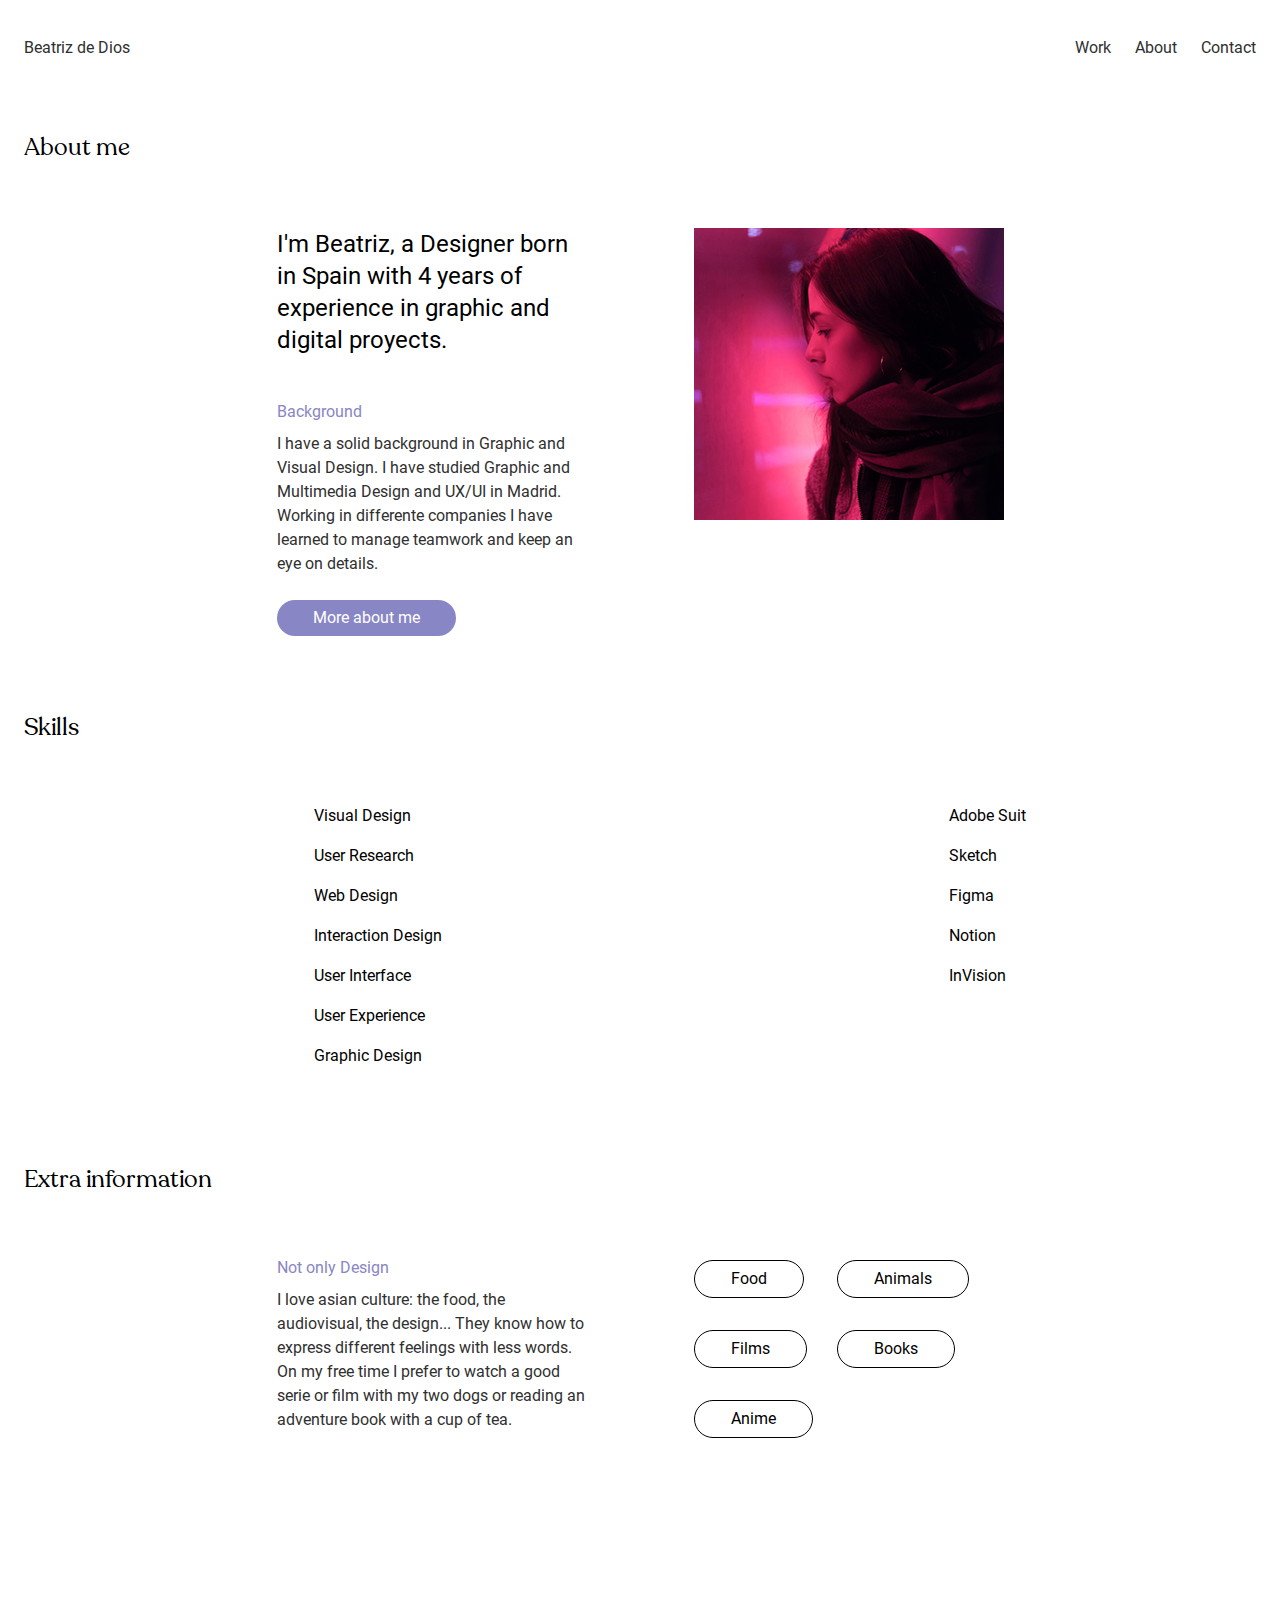
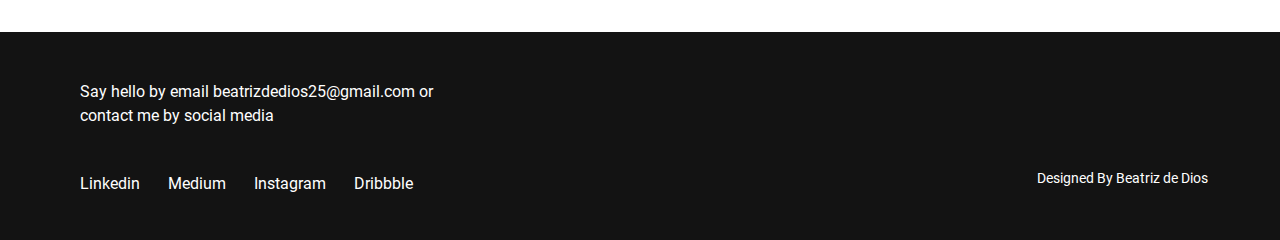
<file: about.html>
<!DOCTYPE html>
<html lang="en">

<head>
    <meta charset="UTF-8">
    <meta http-equiv="X-UA-Compatible" content="IE=edge">
    <meta name="viewport" content="width=device-width, initial-scale=1.0">
    <title>Beatriz de Dios UX/UI</title>
    <link href="css/clean.css" rel="stylesheet" type="text/css">
    <link href="css/about.css" rel="stylesheet" type="text/css">
</head>

<body>

</body>

</html>

<header>
    <nav>
        <a class="nombre nombreb" href=""> Beatriz de Dios</a>
        <ul class="menu">

            <li class="menu-li"> <a class="nombre" href="index.html"> Work </a></li>
            <li class="menu-li"> <a class="nombre" href="about.html"> About </a></li>
            <li class="menu-li"> <a class="nombre" href="mailto:beatrizdedios25@gmail.com"> Contact </a></li>

        </ul>
    </nav>
</header>
<main>
    <section class="section-t">
        <div class="section-tt">
            <article class="article-h2">
                <h2>About me</h2>
            </article>
        </div>
    </section>

    <section class="main-text">
        <div class="about-div">
            <article class="main-article">
                <h1>I'm Beatriz, a Designer born in Spain with 4 years of
                    experience in graphic and digital proyects.
                </h1>

            </article>

            <article class="main-article-t">
                <h3 class="about-h3">Background</h3>
                <p class="about-p">

                    I have a solid background in Graphic and Visual Design. I have studied
                    Graphic and Multimedia Design and UX/UI in Madrid.
                    
                    Working in differente companies I have learned to manage teamwork and
                    keep an eye on details.

                </p>

            </article>

            <div class="div-a"><a class="main-button" href=""> More about me</a>
            </div>

        </div>

        <div class="about-div-2">

            <article>
                <img class="imgb" src="images/photo.jpg" alt="">
            </article>
        </div>

    </section>

    <section class="section-t">
        <div class="section-tt">
            <article class="article-h2">
                <h2> Skills </h2>
            </article>
        </div>
    </section>



    <section class="tags-section">
        <div class="tags">
            <article class="tags-article">
                <p class="tags-p"> Visual Design</p>
                <p class="tags-p"> User Research </p>
                <p class="tags-p">Web Design</p>
                <p class="tags-p"> Interaction Design</p>
                <p class="tags-p"> User Interface</p>
                <p class="tags-p"> User Experience</p>
                <p class="tags-p"> Graphic Design</p>
            </article>

            <article class="tags-article">
                <p class="tags-p"> Adobe Suit</p>
                <p class="tags-p"> Sketch</p>
                <p class="tags-p"> Figma</p>
                <p class="tags-p"> Notion</p>
                <p class="tags-p"> InVision</p>
            </article>

        </div>

    </section>


    <section class="section-t">
        <div class="section-tt">
            <article class="article-h2">
                <h2> Extra information </h2>
            </article>
        </div>
    </section>

    <section class="main-text">
        <div class="about-div">

            <article class="main-article-t">
                <h3 class="about-h3">Not only Design</h3>
                <p class="about-p">
                    I love asian culture: the food, the audiovisual, the design...
                    They know how to express different feelings with less words.

                    On my free time I prefer to watch a good serie or film with
                    my two dogs or reading an adventure book with a cup of tea.
                </p>
            </article>


        </div>

        <div class="tag-div-2">

            <article class="article-et ">
                <p class="et-p"> Food</p>
                <p class="et-p"> Films </p>
                <p class="et-p"> Anime</p>

            </article>

            <article>
                <p class="et-p"> Animals </p>
                <p class="et-p"> Books </p>
            </article>


        </div>

    </section>


</main>



<footer class="footer">

    <section class="section-footer">
        <article>
            <p class="footer-title"> Say hello by email beatrizdedios25@gmail.com
                or contact me by social media
            </p>
        </article>

        <article class="article-icons">
            <div class="div-iconsrrss">
                <a class="icon-a" href="">Linkedin</a>
                <a class="icon-a" href="">Medium</a>
                <a class="icon-a" href="">Instagram</a>
                <a class="icon-a" href="">Dribbble</a>
            </div>
        </article>
    </section>

    <section class="footer-al">
        <article class="footer-designed">
            <p class="footer-description">Designed By Beatriz de Dios</p>
        </article>
    </section>

</footer>

</body>

</html>
</file>
<file: css/about.css>
@font-face {
    font-family: "Recoleta";
    src: url("../fonts/Recoleta-Regular.ttf");  /* Os dejo esta parte para recordaros como importar un font-family 😊*/
  }

  @font-face {
    font-family: "Roboto";
    src: url("../fonts/Roboto-Regular.ttf")  /* Os dejo esta parte para recordaros como importar un font-family 😊*/
  }

  header{
    padding: 40px 24px 0 24px;
  }
  
  .nombre{
    font-family: roboto;
    font-weight: 400;
    text-decoration: none;
    color:#2F2F2F; 
  }

  nav {
    display: flex;
    justify-content: space-between;
    align-items: center;
  }

  .menu {
    font-family: roboto;
    font-weight: 400;
    display: flex;
    justify-content:flex-end;
  }

  .menu-li {
    margin-left: 24px;
    text-decoration: none;
    color:#2F2F2F; 
   }
  


 .section-t{
    display: flex;
    padding-left: 24px;
    padding-top: 80px;
    align-items: center;
    
  }
  
  .section-tt{
    display: flex;
    align-items: center;
  
    
  }
  
  .article-h2{
    font-family: recoleta;
    font-size: 24px;
    font-weight: 400;
    display: flex;
    padding-bottom:68px;
    
   
  }

  .main-text{
     display: flex;
     justify-content: center;
     
    
  }

.about-div{
     display: flex;
     flex-direction: column;
     padding-right: 108px;
}

  .main-article{
    max-width: 309PX;
    font-family: Roboto;
    font-size: 24px;
    display: flex;
    flex-direction: column;
    padding-bottom:48px;
    line-height: 32px;
    
  }

  .about-h3{
    color:#8886C4;
    font-family: roboto;
    font-weight: 400;
    font-size: 16px;
    padding-bottom:12px;
  }
  
  .about-p{
     max-width: 309PX;
     color:#2F2F2F;
     font-family: roboto ;
     font-size: 16px;
     line-height: 24px;
     padding-bottom: 24px;    
  }

  .main-button{
    font-family: roboto;
    text-decoration: none;
    border-radius: 100px;
    display: flex;
    align-items: center;
    height: 36px;
    padding: 0 36px;
    width: fit-content;
    background-color:#8886C4 ;
    color:white;
     
  }


  .tags{
    display: flex;
    justify-content: space-around;
  
  }


.tags-section{
font-family: roboto;
font-size: 16px;
margin-left: 60px;
}

.tags-article{
 display: flex;
 flex-direction: column;


}

.tags-p{
    padding-bottom: 24px;
}

.tag-div-2{
  width: 310px;
  height: 292px;
  display: flex;
    
}

  img{
  width: 310px;
  height: 292px;
  }


  .et-p{
    margin-bottom: 32px;
    font-family: roboto;
    text-decoration: none;
    border-radius: 100px;
    display: flex;
    align-items: center;
    height: 36px;
    padding: 0 36px;
    width: fit-content;
    border-color: black;
    border-width: 1px;
    border-style: solid;


}


.footer{
    background-color: #131313;
     color: white;
     padding-top: 48px;
     display: flex;
     justify-content: space-between; 
     padding: 48px 72px 48px 80px;
     margin-top:80px;
    
    }
    .section-footer{
      font-family: Roboto;
      font-size: 16px;
      
    
      }
    
    .footer-description {
    
    font-family: Roboto;
    font-size: 14px;
    line-height: 28px;
    color: white;
    text-decoration: none;
    
    
    }
    
  .article-icons {
  font-family: Roboto;
  display: flex;
  justify-content: flex-start;

    
     
    }

 .article-et{
  padding-right: 24px;

    }
  
    
  .footer-title{
  max-width: 393px;
  padding-bottom: 48px;
  line-height: 24px;
      
    }
    
    .icon-a{
    color:white;
    text-decoration: none;
    margin-right: 24px;
    }
    .footer-designed{
        display: flex;
        align-items: center;
      }
      
    .footer-al{
    display: flex;
    align-items: flex-end;
    }



   













@media (max-width: 375px) {

header{
  padding: 40px 0 0 0;
  display: flex;
  justify-content: center;
 }
    
.nombreb{
 display: none;
}
    
.menu {
 display: flex;
 justify-content:center;
  }

.main-text{
  display: flex;
  flex-direction: column;
  justify-content: center;

}
.main-article{
  padding-left: 24px;
}
.main-article-t{
display: flex;
justify-content: center;
  padding-left: 24px;
}

.about-div{
  padding: 0;
}

.main-article{
  line-height: 32px;
}

.div-a{
padding-bottom: 32px;
display: flex;
justify-content: center;
}

.imgb{
  display: flex;
  justify-content: center;
  width: 100%;
  object-fit: cover;
}

.tags-section{
  margin:0;
}

.main-article-t{
  display: flex;
  flex-direction: column;
  justify-content: center;
}

.tag-div-2{
  height: auto;
  width: auto;
  display: flex;
  justify-content: center;
}

.footer{
  display: flex;
  flex-direction: column;
}

.footer-title{
  padding-bottom: 32px;
  
}

 .div-iconsrrss{
   display: flex;
   flex-direction: column;
   padding-bottom: 56px;

 }

 .icon-a{

  padding-bottom: 24px;
 }






    }
</file>
<file: css/clean.css>
/* http://meyerweb.com/eric/tools/css/reset/ 
   v2.0 | 20110126
   License: none (public domain)
*/

html, body, div, span, applet, object, iframe,
h1, h2, h3, h4, h5, h6, p, blockquote, pre,
a, abbr, acronym, address, big, cite, code,
del, dfn, em, img, ins, kbd, q, s, samp,
small, strike, strong, sub, sup, tt, var,
b, u, i, center,
dl, dt, dd, ol, ul, li,
fieldset, form, label, legend,
table, caption, tbody, tfoot, thead, tr, th, td,
article, aside, canvas, details, embed, 
figure, figcaption, footer, header, hgroup, 
menu, nav, output, ruby, section, summary,
time, mark, audio, video {
	margin: 0;
	padding: 0;
	border: 0;
	font-size: 100%;
	font: inherit;
	vertical-align: baseline;
}
/* HTML5 display-role reset for older browsers */
article, aside, details, figcaption, figure, 
footer, header, hgroup, menu, nav, section {
	display: block;
}
body {
	line-height: 1;
}
ol, ul {
	list-style: none;
}
blockquote, q {
	quotes: none;
}
blockquote:before, blockquote:after,
q:before, q:after {
	content: '';
	content: none;
}
table {
	border-collapse: collapse;
	border-spacing: 0;
}
</file>
